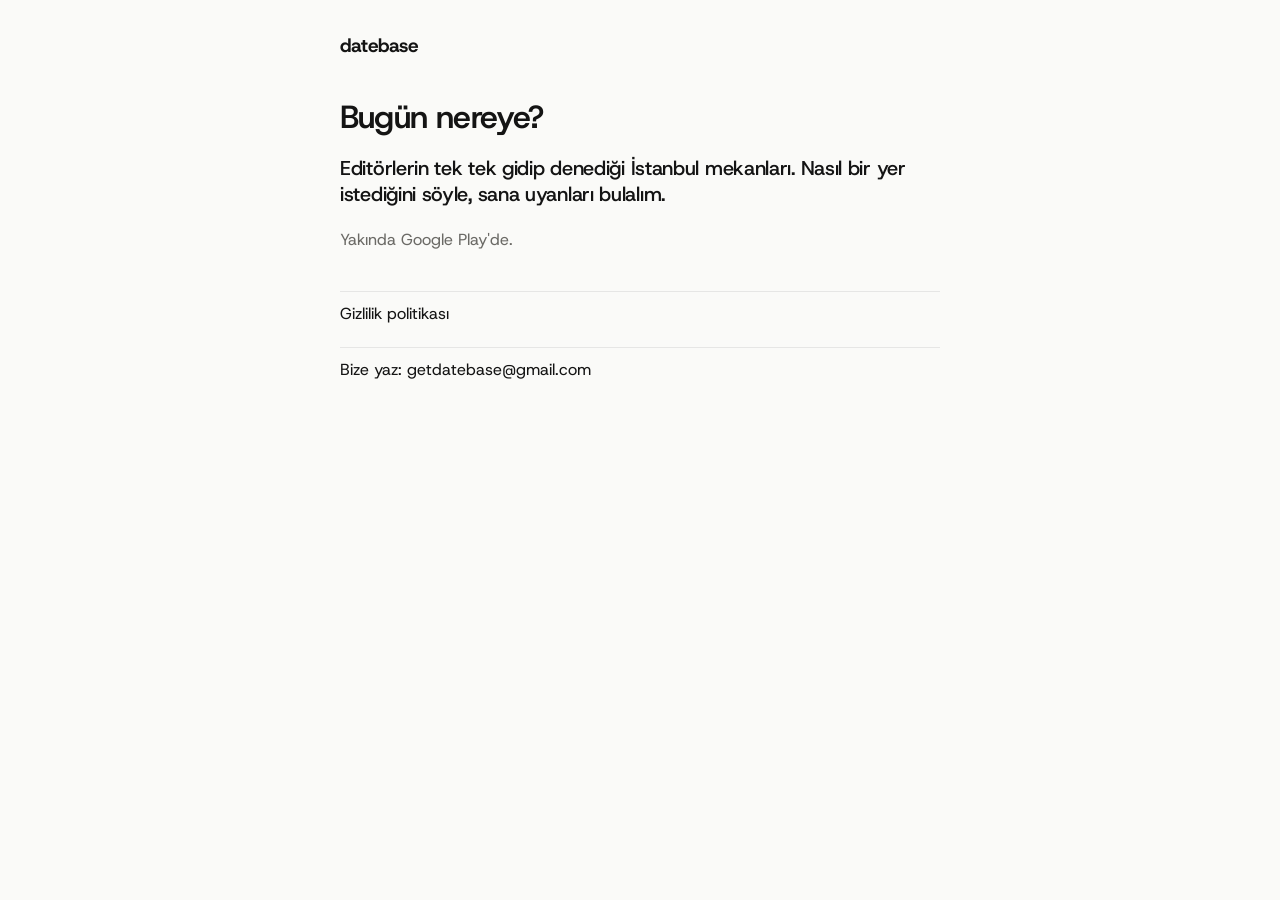
<file: index.html>
<!doctype html>
<html lang="tr">
<head>
<meta charset="utf-8">
<meta name="viewport" content="width=device-width, initial-scale=1">
<title>Datebase</title>
<meta name="description" content="Editörlerin tek tek gidip denediği İstanbul mekanları.">
<link rel="stylesheet" href="site.css">
</head>
<body>
<main>
<span class="mark">datebase</span>
<h1>Bugün nereye?</h1>
<p class="lead">Editörlerin tek tek gidip denediği İstanbul mekanları. Nasıl bir yer istediğini söyle, sana uyanları bulalım.</p>
<p class="muted">Yakında Google Play'de.</p>
<nav class="links">
  <a href="gizlilik/">Gizlilik politikası</a>
  <a href="mailto:getdatebase@gmail.com">Bize yaz: getdatebase@gmail.com</a>
</nav>
</main>
</body>
</html>
</file>
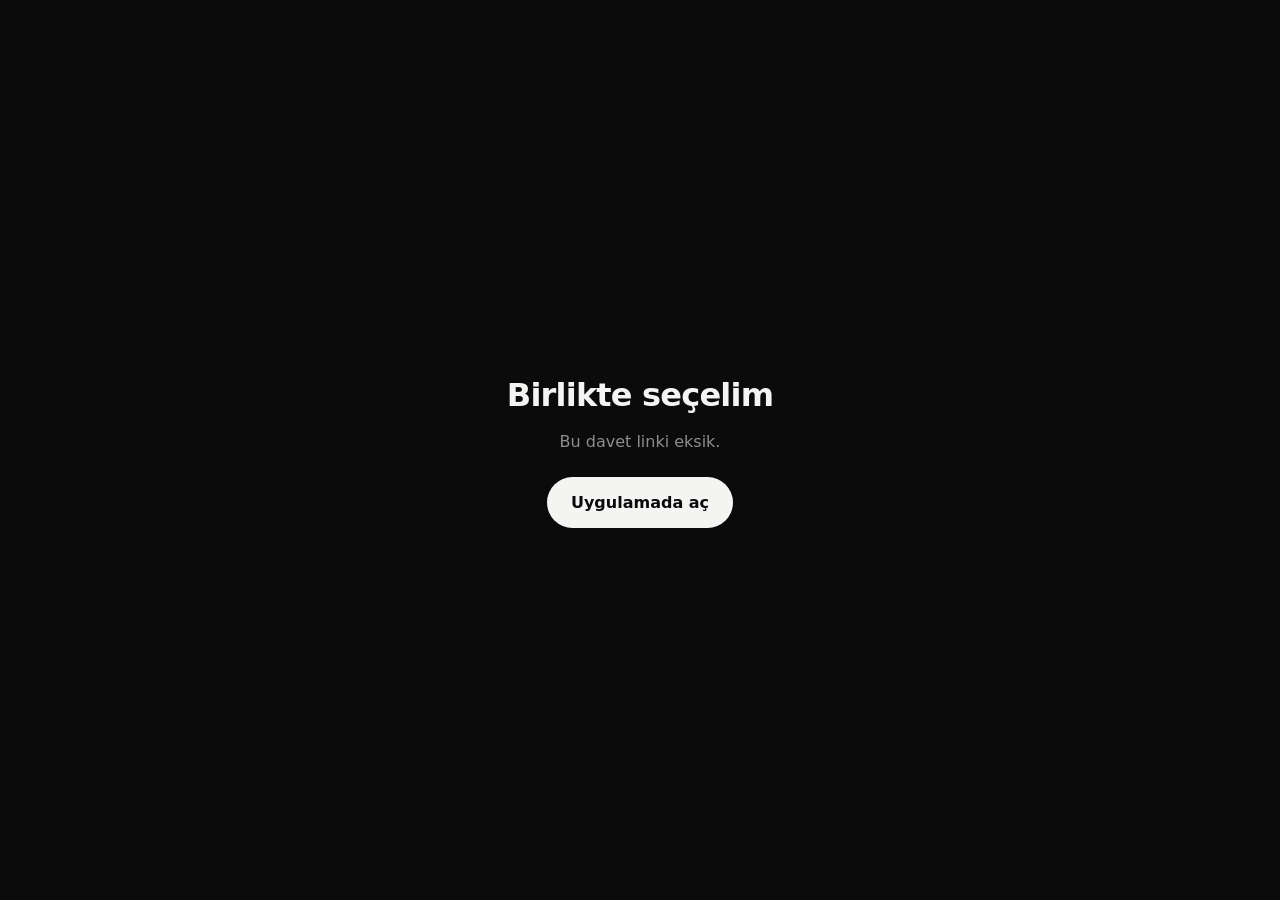
<file: b/index.html>
<!doctype html>
<!-- "Birlikte seç" davet linki: /b/?k=KOD. Uygulamayı açar (lib/data/pick_link.dart; site/ klasörü GitHub Pages). -->
<html lang="tr">
<head>
  <meta charset="utf-8">
  <meta name="viewport" content="width=device-width, initial-scale=1">
  <title>Datebase</title>
  <style>
    body { margin: 0; min-height: 100vh; display: flex; align-items: center;
      justify-content: center; background: #0B0B0B; color: #F4F4F2;
      font: 16px/1.45 system-ui, sans-serif; text-align: center; padding: 0 20px; }
    p { color: #8E8E8C; margin: 12px 0 24px; }
    a { display: inline-block; padding: 14px 24px; border-radius: 999px;
      background: #F4F4F2; color: #0B0B0B; text-decoration: none; font-weight: 600; }
  </style>
</head>
<body>
  <main>
    <h1 style="font-size:32px;font-weight:600;letter-spacing:-0.8px;margin:0">Birlikte seçelim</h1>
    <p id="msg">Datebase açılıyor…</p>
    <a id="open" href="#">Uygulamada aç</a>
  </main>
  <script>
    var k = (new URLSearchParams(location.search).get('k') || '').toUpperCase();
    var app = 'datebase://birlikte/' + encodeURIComponent(k);
    if (/android/i.test(navigator.userAgent)) {
      app = 'intent://birlikte/' + encodeURIComponent(k) +
        '#Intent;scheme=datebase;package=app.datebase;end';
    }
    document.getElementById('open').href = app;
    if (/^[A-Z0-9]{6}$/.test(k)) {
      location.href = app;
      setTimeout(function () {
        document.getElementById('msg').textContent =
          'Açılmadıysa Datebase yüklü olmayabilir. Kod: ' + k;
      }, 1500);
    } else {
      document.getElementById('msg').textContent = 'Bu davet linki eksik.';
    }
  </script>
</body>
</html>
</file>
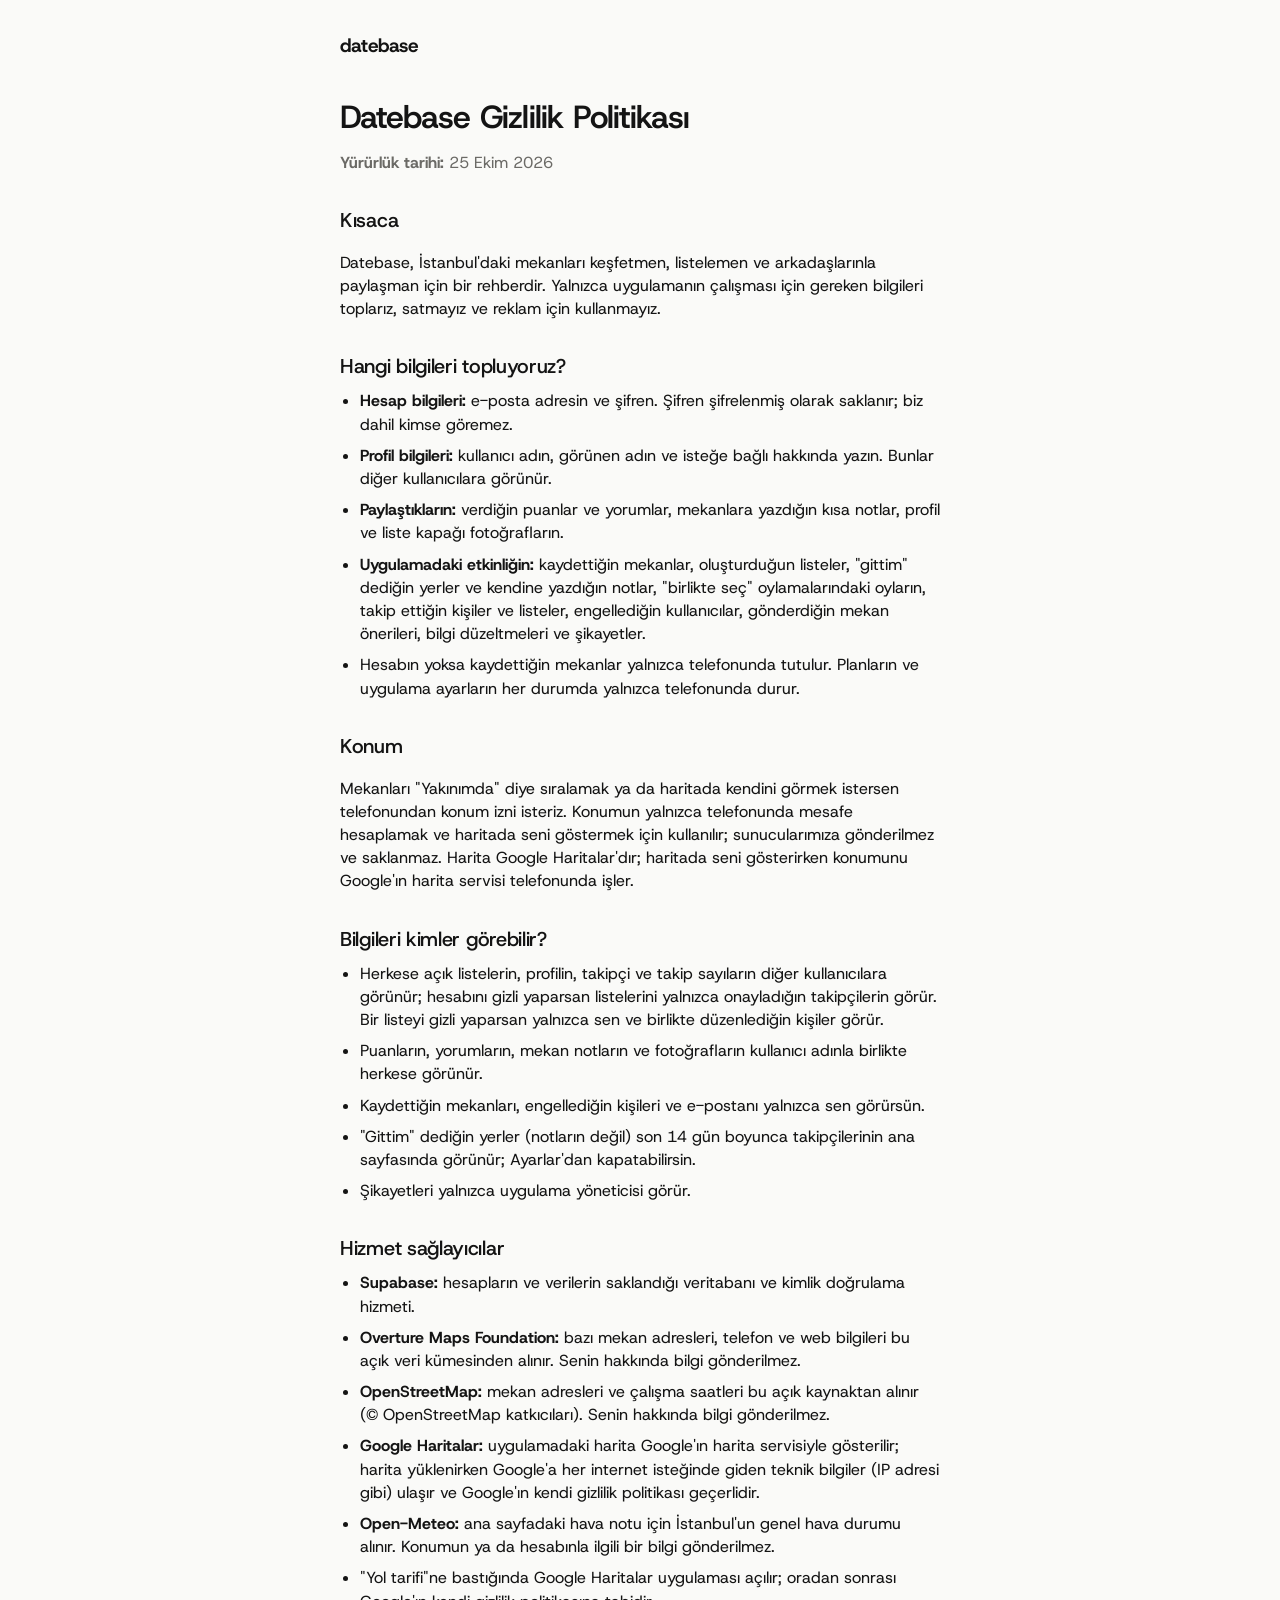
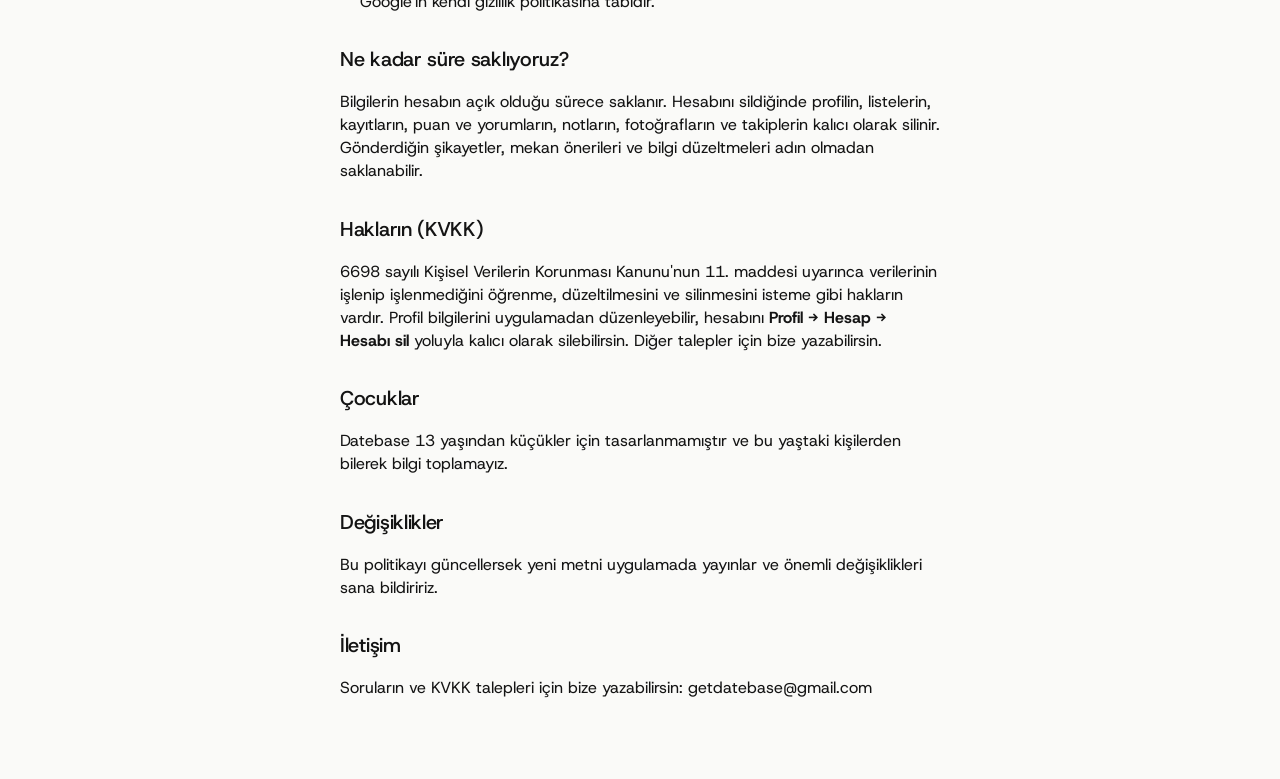
<file: gizlilik/index.html>
<!doctype html>
<html lang="tr">
<head>
<meta charset="utf-8">
<meta name="viewport" content="width=device-width, initial-scale=1">
<title>Gizlilik politikası · Datebase</title>
<link rel="stylesheet" href="../site.css">
</head>
<body>
<main>
<a class="mark" href="../">datebase</a>
<h1>Datebase Gizlilik Politikası</h1>
<p class="muted"><strong>Yürürlük tarihi:</strong> 25 Ekim 2026</p>
<h2>Kısaca</h2>
<p>Datebase, İstanbul'daki mekanları keşfetmen, listelemen ve arkadaşlarınla paylaşman için bir rehberdir. Yalnızca uygulamanın çalışması için gereken bilgileri toplarız, satmayız ve reklam için kullanmayız.</p>
<h2>Hangi bilgileri topluyoruz?</h2>
<ul><li><strong>Hesap bilgileri:</strong> e-posta adresin ve şifren. Şifren şifrelenmiş olarak saklanır; biz dahil kimse göremez.</li><li><strong>Profil bilgileri:</strong> kullanıcı adın, görünen adın ve isteğe bağlı hakkında yazın. Bunlar diğer kullanıcılara görünür.</li><li><strong>Paylaştıkların:</strong> verdiğin puanlar ve yorumlar, mekanlara yazdığın kısa notlar, profil ve liste kapağı fotoğrafların.</li><li><strong>Uygulamadaki etkinliğin:</strong> kaydettiğin mekanlar, oluşturduğun listeler, "gittim" dediğin yerler ve kendine yazdığın notlar, "birlikte seç" oylamalarındaki oyların, takip ettiğin kişiler ve listeler, engellediğin kullanıcılar, gönderdiğin mekan önerileri, bilgi düzeltmeleri ve şikayetler.</li><li>Hesabın yoksa kaydettiğin mekanlar yalnızca telefonunda tutulur. Planların ve uygulama ayarların her durumda yalnızca telefonunda durur.</li></ul>
<h2>Konum</h2>
<p>Mekanları "Yakınımda" diye sıralamak ya da haritada kendini görmek istersen telefonundan konum izni isteriz. Konumun yalnızca telefonunda mesafe hesaplamak ve haritada seni göstermek için kullanılır; sunucularımıza gönderilmez ve saklanmaz. Harita Google Haritalar'dır; haritada seni gösterirken konumunu Google'ın harita servisi telefonunda işler.</p>
<h2>Bilgileri kimler görebilir?</h2>
<ul><li>Herkese açık listelerin, profilin, takipçi ve takip sayıların diğer kullanıcılara görünür; hesabını gizli yaparsan listelerini yalnızca onayladığın takipçilerin görür. Bir listeyi gizli yaparsan yalnızca sen ve birlikte düzenlediğin kişiler görür.</li><li>Puanların, yorumların, mekan notların ve fotoğrafların kullanıcı adınla birlikte herkese görünür.</li><li>Kaydettiğin mekanları, engellediğin kişileri ve e-postanı yalnızca sen görürsün.</li><li>"Gittim" dediğin yerler (notların değil) son 14 gün boyunca takipçilerinin ana sayfasında görünür; Ayarlar'dan kapatabilirsin.</li><li>Şikayetleri yalnızca uygulama yöneticisi görür.</li></ul>
<h2>Hizmet sağlayıcılar</h2>
<ul><li><strong>Supabase:</strong> hesapların ve verilerin saklandığı veritabanı ve kimlik doğrulama hizmeti.</li><li><strong>Overture Maps Foundation:</strong> bazı mekan adresleri, telefon ve web bilgileri bu açık veri kümesinden alınır. Senin hakkında bilgi gönderilmez.</li><li><strong>OpenStreetMap:</strong> mekan adresleri ve çalışma saatleri bu açık kaynaktan alınır (© OpenStreetMap katkıcıları). Senin hakkında bilgi gönderilmez.</li><li><strong>Google Haritalar:</strong> uygulamadaki harita Google'ın harita servisiyle gösterilir; harita yüklenirken Google'a her internet isteğinde giden teknik bilgiler (IP adresi gibi) ulaşır ve Google'ın kendi gizlilik politikası geçerlidir.</li><li><strong>Open-Meteo:</strong> ana sayfadaki hava notu için İstanbul'un genel hava durumu alınır. Konumun ya da hesabınla ilgili bir bilgi gönderilmez.</li><li>"Yol tarifi"ne bastığında Google Haritalar uygulaması açılır; oradan sonrası Google'ın kendi gizlilik politikasına tabidir.</li></ul>
<h2>Ne kadar süre saklıyoruz?</h2>
<p>Bilgilerin hesabın açık olduğu sürece saklanır. Hesabını sildiğinde profilin, listelerin, kayıtların, puan ve yorumların, notların, fotoğrafların ve takiplerin kalıcı olarak silinir. Gönderdiğin şikayetler, mekan önerileri ve bilgi düzeltmeleri adın olmadan saklanabilir.</p>
<h2>Hakların (KVKK)</h2>
<p>6698 sayılı Kişisel Verilerin Korunması Kanunu'nun 11. maddesi uyarınca verilerinin işlenip işlenmediğini öğrenme, düzeltilmesini ve silinmesini isteme gibi hakların vardır. Profil bilgilerini uygulamadan düzenleyebilir, hesabını <strong>Profil → Hesap → Hesabı sil</strong> yoluyla kalıcı olarak silebilirsin. Diğer talepler için bize yazabilirsin.</p>
<h2>Çocuklar</h2>
<p>Datebase 13 yaşından küçükler için tasarlanmamıştır ve bu yaştaki kişilerden bilerek bilgi toplamayız.</p>
<h2>Değişiklikler</h2>
<p>Bu politikayı güncellersek yeni metni uygulamada yayınlar ve önemli değişiklikleri sana bildiririz.</p>
<h2>İletişim</h2>
<p>Soruların ve KVKK talepleri için bize yazabilirsin: getdatebase@gmail.com</p>
</main>
</body>
</html>
</file>
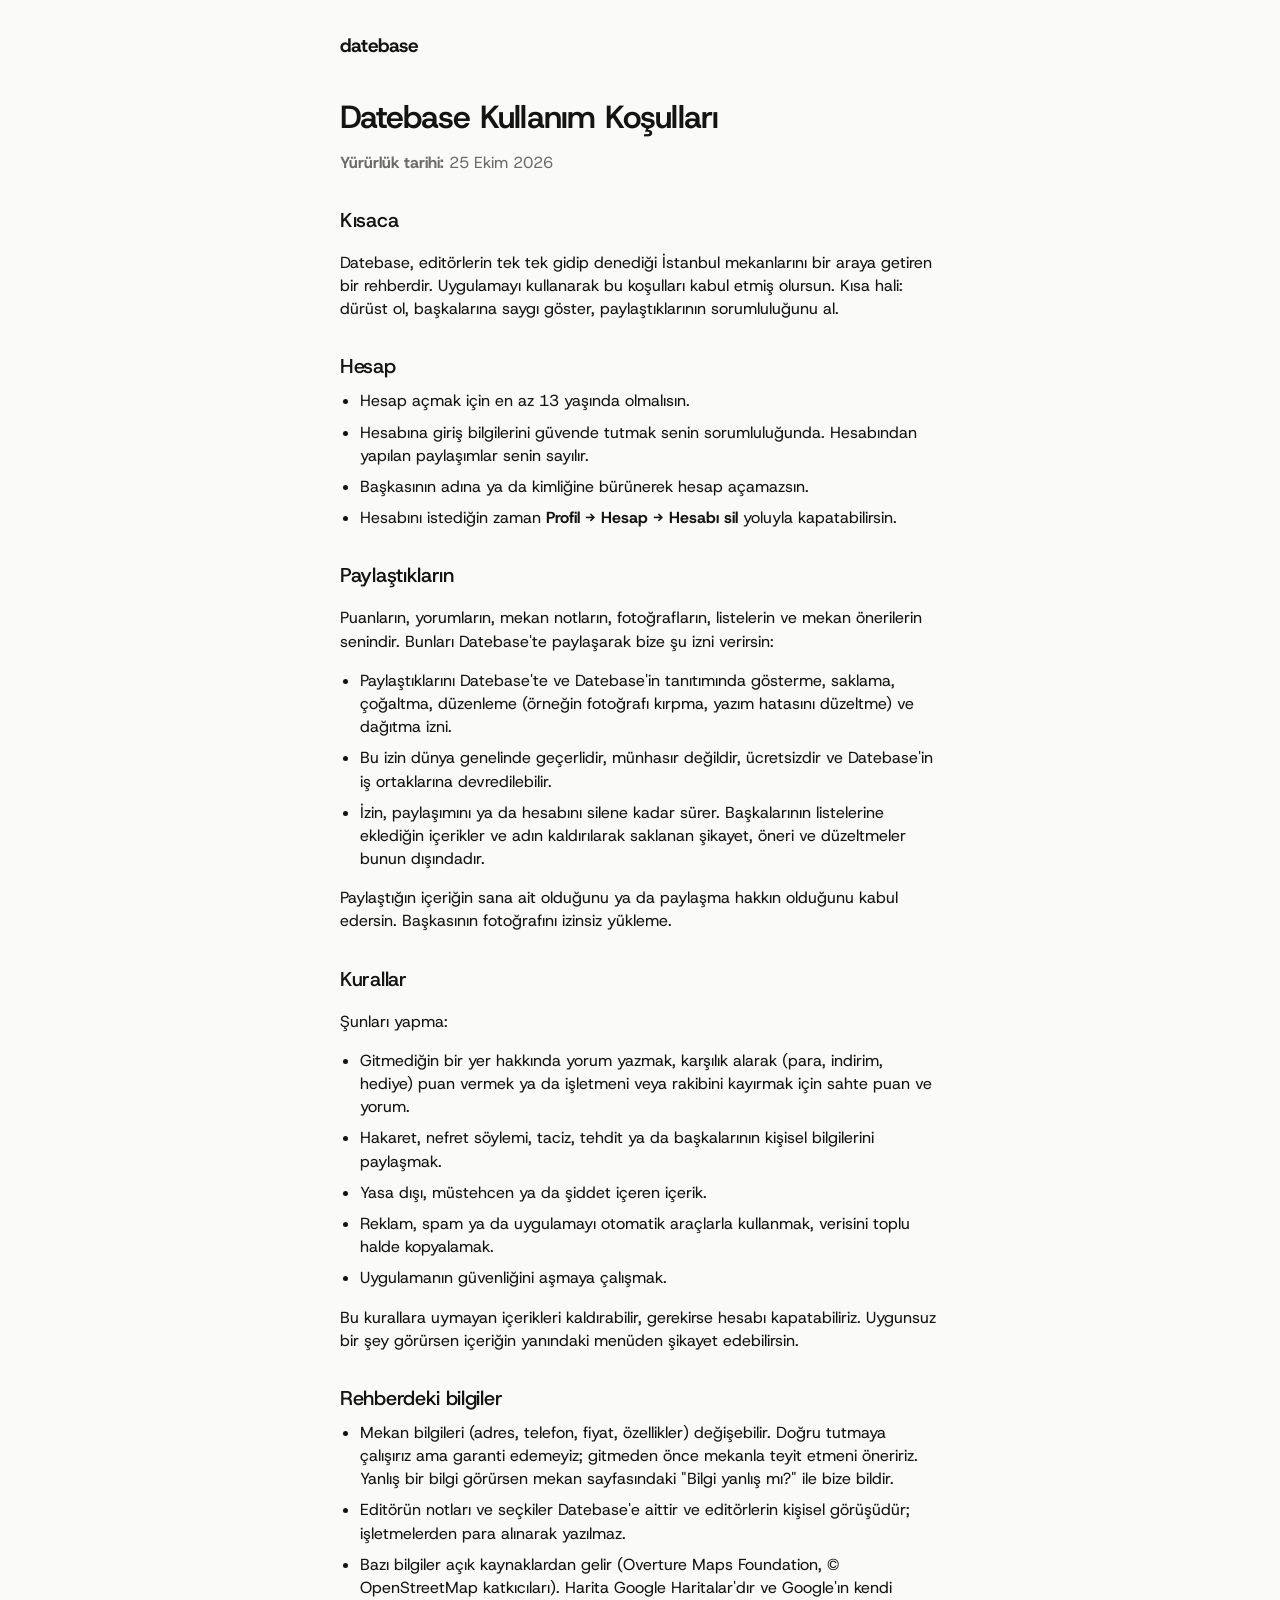
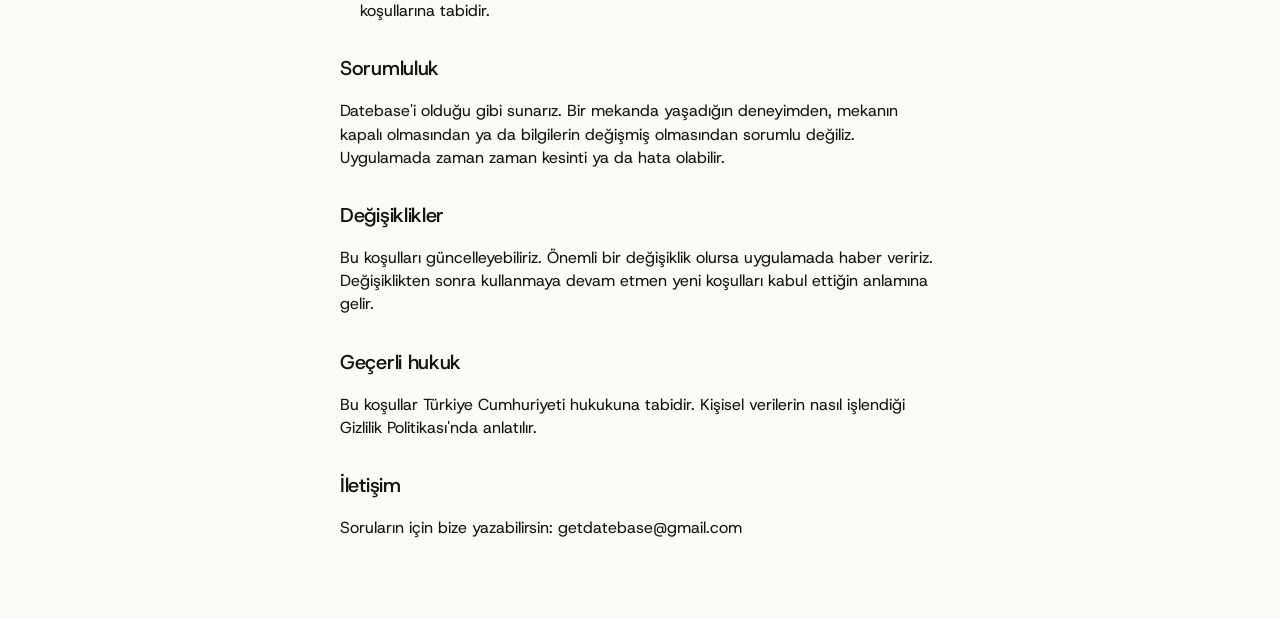
<file: kosullar/index.html>
<!doctype html>
<html lang="tr">
<head>
<meta charset="utf-8">
<meta name="viewport" content="width=device-width, initial-scale=1">
<title>Kullanım koşulları · Datebase</title>
<link rel="stylesheet" href="../site.css">
</head>
<body>
<main>
<a class="mark" href="../">datebase</a>
<h1>Datebase Kullanım Koşulları</h1>
<p class="muted"><strong>Yürürlük tarihi:</strong> 25 Ekim 2026</p>
<h2>Kısaca</h2>
<p>Datebase, editörlerin tek tek gidip denediği İstanbul mekanlarını bir araya getiren bir rehberdir. Uygulamayı kullanarak bu koşulları kabul etmiş olursun. Kısa hali: dürüst ol, başkalarına saygı göster, paylaştıklarının sorumluluğunu al.</p>
<h2>Hesap</h2>
<ul><li>Hesap açmak için en az 13 yaşında olmalısın.</li><li>Hesabına giriş bilgilerini güvende tutmak senin sorumluluğunda. Hesabından yapılan paylaşımlar senin sayılır.</li><li>Başkasının adına ya da kimliğine bürünerek hesap açamazsın.</li><li>Hesabını istediğin zaman <strong>Profil → Hesap → Hesabı sil</strong> yoluyla kapatabilirsin.</li></ul>
<h2>Paylaştıkların</h2>
<p>Puanların, yorumların, mekan notların, fotoğrafların, listelerin ve mekan önerilerin senindir. Bunları Datebase'te paylaşarak bize şu izni verirsin:</p>
<ul><li>Paylaştıklarını Datebase'te ve Datebase'in tanıtımında gösterme, saklama, çoğaltma, düzenleme (örneğin fotoğrafı kırpma, yazım hatasını düzeltme) ve dağıtma izni.</li><li>Bu izin dünya genelinde geçerlidir, münhasır değildir, ücretsizdir ve Datebase'in iş ortaklarına devredilebilir.</li><li>İzin, paylaşımını ya da hesabını silene kadar sürer. Başkalarının listelerine eklediğin içerikler ve adın kaldırılarak saklanan şikayet, öneri ve düzeltmeler bunun dışındadır.</li></ul>
<p>Paylaştığın içeriğin sana ait olduğunu ya da paylaşma hakkın olduğunu kabul edersin. Başkasının fotoğrafını izinsiz yükleme.</p>
<h2>Kurallar</h2>
<p>Şunları yapma:</p>
<ul><li>Gitmediğin bir yer hakkında yorum yazmak, karşılık alarak (para, indirim, hediye) puan vermek ya da işletmeni veya rakibini kayırmak için sahte puan ve yorum.</li><li>Hakaret, nefret söylemi, taciz, tehdit ya da başkalarının kişisel bilgilerini paylaşmak.</li><li>Yasa dışı, müstehcen ya da şiddet içeren içerik.</li><li>Reklam, spam ya da uygulamayı otomatik araçlarla kullanmak, verisini toplu halde kopyalamak.</li><li>Uygulamanın güvenliğini aşmaya çalışmak.</li></ul>
<p>Bu kurallara uymayan içerikleri kaldırabilir, gerekirse hesabı kapatabiliriz. Uygunsuz bir şey görürsen içeriğin yanındaki menüden şikayet edebilirsin.</p>
<h2>Rehberdeki bilgiler</h2>
<ul><li>Mekan bilgileri (adres, telefon, fiyat, özellikler) değişebilir. Doğru tutmaya çalışırız ama garanti edemeyiz; gitmeden önce mekanla teyit etmeni öneririz. Yanlış bir bilgi görürsen mekan sayfasındaki "Bilgi yanlış mı?" ile bize bildir.</li><li>Editörün notları ve seçkiler Datebase'e aittir ve editörlerin kişisel görüşüdür; işletmelerden para alınarak yazılmaz.</li><li>Bazı bilgiler açık kaynaklardan gelir (Overture Maps Foundation, © OpenStreetMap katkıcıları). Harita Google Haritalar'dır ve Google'ın kendi koşullarına tabidir.</li></ul>
<h2>Sorumluluk</h2>
<p>Datebase'i olduğu gibi sunarız. Bir mekanda yaşadığın deneyimden, mekanın kapalı olmasından ya da bilgilerin değişmiş olmasından sorumlu değiliz. Uygulamada zaman zaman kesinti ya da hata olabilir.</p>
<h2>Değişiklikler</h2>
<p>Bu koşulları güncelleyebiliriz. Önemli bir değişiklik olursa uygulamada haber veririz. Değişiklikten sonra kullanmaya devam etmen yeni koşulları kabul ettiğin anlamına gelir.</p>
<h2>Geçerli hukuk</h2>
<p>Bu koşullar Türkiye Cumhuriyeti hukukuna tabidir. Kişisel verilerin nasıl işlendiği Gizlilik Politikası'nda anlatılır.</p>
<h2>İletişim</h2>
<p>Soruların için bize yazabilirsin: getdatebase@gmail.com</p>
</main>
</body>
</html>
</file>
<file: site.css>
/* Datebase sitesi: uygulamadaki tasarım sisteminin aynısı (CLAUDE.md).
   Koyu varsayılan, telefon açık temadaysa açık. */
@import url('https://fonts.googleapis.com/css2?family=Host+Grotesk:wght@400;500;600;700&display=swap');

:root {
  --bg: #0B0B0B;
  --text: #F4F4F2;
  --muted: #8E8E8C;
  --line: rgba(255, 255, 255, 0.08);
}
@media (prefers-color-scheme: light) {
  :root {
    --bg: #FAFAF8;
    --text: #141414;
    --muted: #6B6A66;
    --line: rgba(0, 0, 0, 0.08);
  }
}

* { box-sizing: border-box; }
body {
  margin: 0;
  background: var(--bg);
  color: var(--text);
  font: 400 16px/1.45 'Host Grotesk', system-ui, sans-serif;
}
main { max-width: 640px; margin: 0 auto; padding: 32px 20px 64px; }
.mark {
  display: inline-block;
  font-weight: 700;
  font-size: 19px;
  letter-spacing: -0.5px;
  color: var(--text);
  text-decoration: none;
  margin-bottom: 40px;
}
h1 { font-size: 32px; font-weight: 600; letter-spacing: -0.8px; line-height: 1.1; margin: 0 0 8px; }
h2 { font-size: 20px; font-weight: 500; letter-spacing: -0.3px; margin: 32px 0 8px; }
p, li { color: var(--text); }
ul { padding-left: 20px; margin: 0; }
li { margin-bottom: 8px; }
a { color: var(--text); }
.lead { font-size: 20px; font-weight: 500; letter-spacing: -0.3px; line-height: 1.33; }
.muted { color: var(--muted); }
.links { display: flex; flex-direction: column; gap: 12px; margin-top: 40px; }
.links a {
  min-height: 44px;
  display: flex;
  align-items: center;
  border-top: 1px solid var(--line);
  text-decoration: none;
}
</file>
